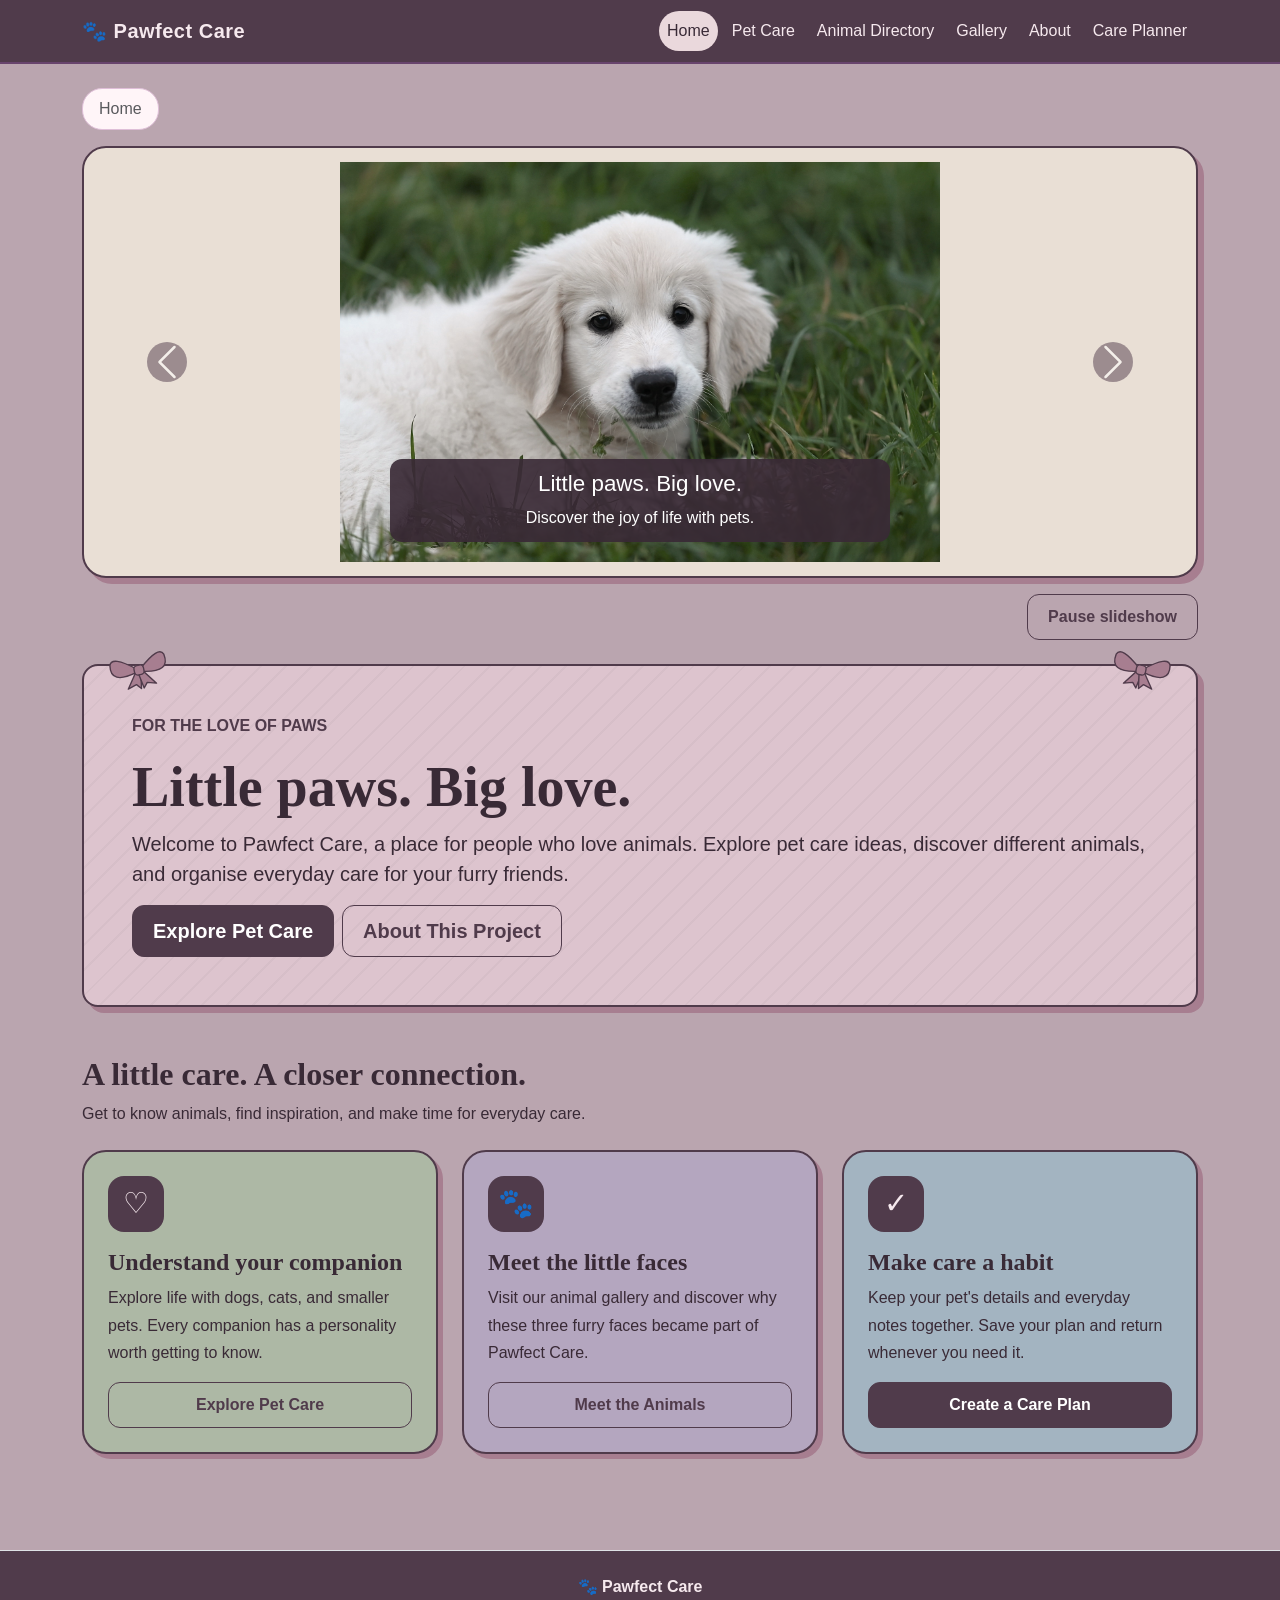
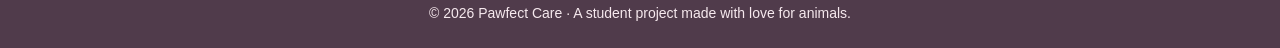
<file: index.html>
<!doctype html>
<html lang="en">
<head>
  <meta charset="UTF-8">
  <meta name="viewport" content="width=device-width, initial-scale=1">

  <title>Pawfect Care | Home</title>

  <!-- Bootstrap styles -->
  <link
    href="https://cdn.jsdelivr.net/npm/bootstrap@5.3.8/dist/css/bootstrap.min.css"
    rel="stylesheet"
  >

  <!-- Our own styles -->
  <link rel="stylesheet" href="style.css">
</head>

<body>
  <!-- Navigation -->
  <header>
    <nav class="navbar navbar-expand-lg navbar-dark bg-success">
      <div class="container">
        <a class="navbar-brand fw-bold" href="index.html">
          🐾 Pawfect Care
        </a>

        <button
          class="navbar-toggler"
          type="button"
          data-bs-toggle="collapse"
          data-bs-target="#mainMenu"
          aria-controls="mainMenu"
          aria-expanded="false"
          aria-label="Toggle navigation"
        >
          <span class="navbar-toggler-icon"></span>
        </button>

        <div class="collapse navbar-collapse" id="mainMenu">
          <ul class="navbar-nav ms-auto">
            <li class="nav-item">
              <a class="nav-link active" aria-current="page"
                 href="index.html">Home</a>
            </li>
            <li class="nav-item">
              <a class="nav-link" href="pet-care.html">Pet Care</a>
            </li>
            <li class="nav-item">
              <a class="nav-link" href="animal-directory.html">
                Animal Directory
              </a>
            </li>
            <li class="nav-item">
              <a class="nav-link" href="gallery.html">Gallery</a>
            </li>
            <li class="nav-item">
              <a class="nav-link" href="about.html">About</a>
            </li>
            <li class="nav-item">
              <a class="nav-link" href="care-planner.html">Care Planner</a>
            </li>
          </ul>
        </div>
      </div>
    </nav>
  </header>

  <main class="container py-4">
    <!-- Breadcrumb navigation -->
    <nav aria-label="breadcrumb">
      <ol class="breadcrumb">
        <li class="breadcrumb-item active" aria-current="page">
          Home
        </li>
      </ol>
    </nav>

<div id="petCarousel" class="carousel slide"
     data-bs-ride="carousel" data-bs-interval="2500">

  <div class="carousel-inner">

    <!-- First slide: dog -->
    <div class="carousel-item active">
      <img src="images/dog.jpg" alt="A dog" class="d-block w-100">

      <div class="carousel-caption">
        <h2>Little paws. Big love.</h2>
        <p>Discover the joy of life with pets.</p>
      </div>
    </div>

    <!-- Second slide: cat -->
    <div class="carousel-item">
  <img src="images/cat.jpg" alt="A cat" class="d-block w-100">

  <div class="carousel-caption">
    <h2>Curious paws, happy homes.</h2>
    <p>Get to know our feline friends.</p>
  </div>
</div>

    <!-- Third slide: rabbit -->
   <div class="carousel-item">
  <img src="images/rabbit.jpg" alt="A rabbit" class="d-block w-100">

  <div class="carousel-caption">
    <h2>Small pets, big personalities.</h2>
    <p>Meet our smaller furry companions.</p>
  </div>
</div>
</div>

  <!-- Previous arrow -->
  <button class="carousel-control-prev" type="button"
          data-bs-target="#petCarousel" data-bs-slide="prev">
    <span class="carousel-control-prev-icon" aria-hidden="true"></span>
    <span class="visually-hidden">Previous photo</span>
  </button>

  <!-- Next arrow -->
  <button class="carousel-control-next" type="button"
          data-bs-target="#petCarousel" data-bs-slide="next">
    <span class="carousel-control-next-icon" aria-hidden="true"></span>
    <span class="visually-hidden">Next photo</span>
  </button>

</div>
<div class="d-flex justify-content-end mt-3">
  <button id="carouselToggle" type="button"
          class="btn btn-outline-success"
          aria-controls="petCarousel">
    Pause slideshow
  </button>
</div>
    <!-- Welcome section -->
    <section class="welcome-section rounded-4 p-4 p-md-5 my-4">
      <p class="text-success fw-bold">FOR THE LOVE OF PAWS</p>

      <h1 class="display-4 fw-bold">
        Little paws. Big love.
      </h1>

      <p class="lead">
        Welcome to Pawfect Care, a place for people who love animals.
        Explore pet care ideas, discover different animals, and
        organise everyday care for your furry friends.
      </p>

      <div class="d-flex flex-wrap gap-2">
        <a href="pet-care.html" class="btn btn-success btn-lg">
          Explore Pet Care
        </a>

        <a href="about.html" class="btn btn-outline-success btn-lg">
          About This Project
        </a>
      </div>
    </section>

  <section class="py-4" aria-labelledby="exploreHeading">
  <h2 id="exploreHeading">A little care. A closer connection.</h2>
  <p class="mb-4">
    Get to know animals, find inspiration, and make time for everyday care.
  </p>

  <div class="row g-4">

    <div class="col-12 col-lg-4">
      <article class="card explore-card h-100">
        <div class="card-body d-flex flex-column p-4">
          <span class="explore-icon" aria-hidden="true">♡</span>
          <h3 class="h4 mt-3">Understand your companion</h3>
          <p>
            Explore life with dogs, cats, and smaller pets.
            Every companion has a personality worth getting to know.
          </p>
          <a href="pet-care.html"
             class="btn btn-outline-success mt-auto">
            Explore Pet Care
          </a>
        </div>
      </article>
    </div>

    <div class="col-12 col-lg-4">
      <article class="card explore-card h-100">
        <div class="card-body d-flex flex-column p-4">
          <span class="explore-icon" aria-hidden="true">🐾</span>
          <h3 class="h4 mt-3">Meet the little faces</h3>
          <p>
            Visit our animal gallery and discover why these
            three furry faces became part of Pawfect Care.
          </p>
          <a href="gallery.html"
             class="btn btn-outline-success mt-auto">
            Meet the Animals
          </a>
        </div>
      </article>
    </div>

    <div class="col-12 col-lg-4">
      <article class="card explore-card h-100">
        <div class="card-body d-flex flex-column p-4">
          <span class="explore-icon" aria-hidden="true">✓</span>
          <h3 class="h4 mt-3">Make care a habit</h3>
          <p>
            Keep your pet's details and everyday notes together.
            Save your plan and return whenever you need it.
          </p>
          <a href="care-planner.html"
             class="btn btn-success mt-auto">
            Create a Care Plan
          </a>
        </div>
      </article>
    </div>

  </div>
</section>
  </main>

  <footer class="border-top py-4 mt-5">
    <div class="container text-center">
      <p class="mb-1 fw-bold">🐾 Pawfect Care</p>
      <p class="text-body-secondary small mb-0">
        © 2026 Pawfect Care · A student project made with love for animals.
      </p>
    </div>
  </footer>

  <!-- Bootstrap makes the mobile menu work -->
  <script src="https://cdn.jsdelivr.net/npm/bootstrap@5.3.8/dist/js/bootstrap.bundle.min.js"></script>

  <script src="script.js"></script>
</body>
</html>
</file>
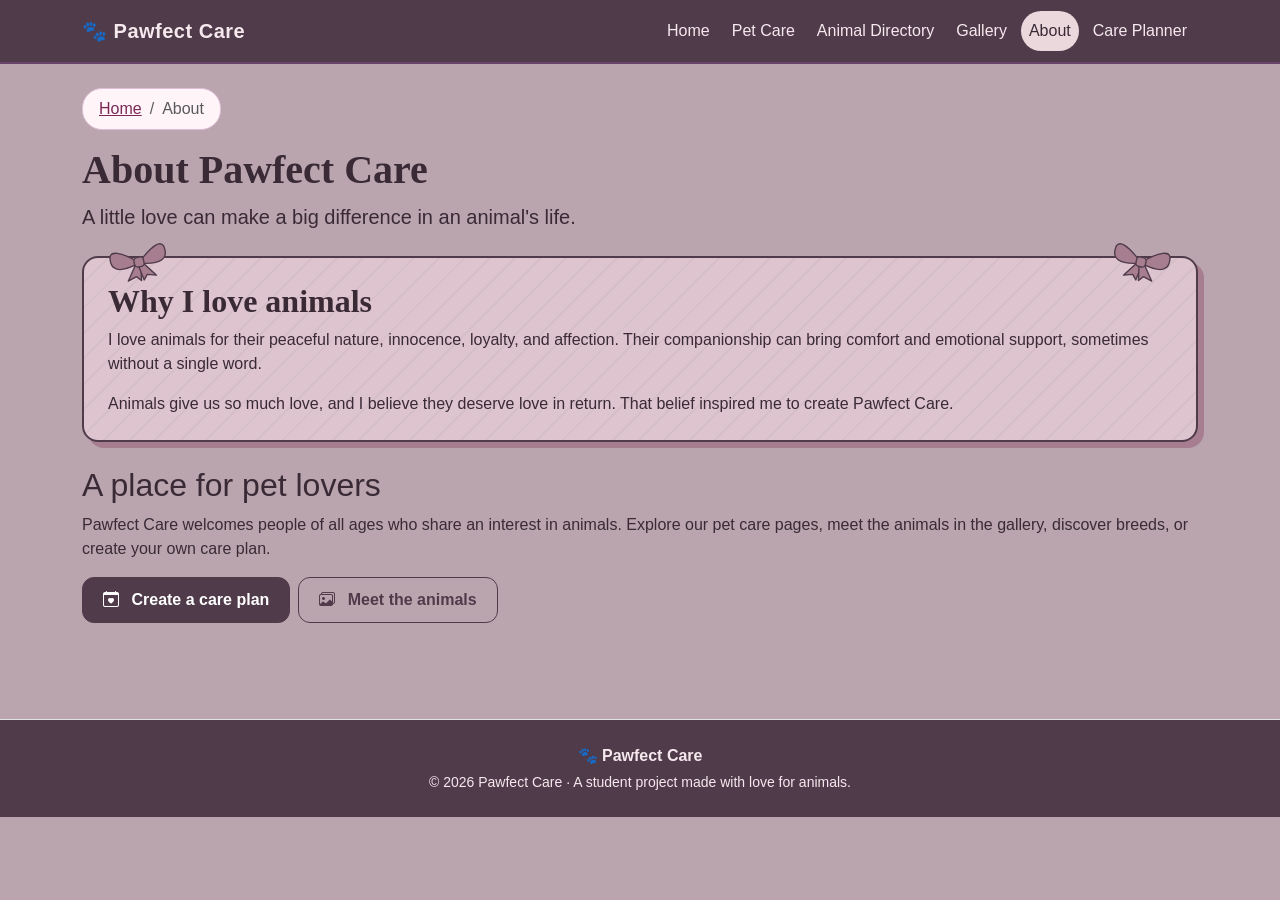
<file: about.html>
<!doctype html>
<html lang="en">
<head>
  <meta charset="UTF-8">
  <meta name="viewport" content="width=device-width, initial-scale=1">

<title>Pawfect Care | About</title>
  <!-- Bootstrap styles -->
  <link
    href="https://cdn.jsdelivr.net/npm/bootstrap@5.3.8/dist/css/bootstrap.min.css"
    rel="stylesheet"
  >

  <!-- Our own styles -->
  <link rel="stylesheet" href="style.css">
  <link rel="stylesheet"
      href="https://cdn.jsdelivr.net/npm/bootstrap-icons@1.13.1/font/bootstrap-icons.min.css">
</head>

<body>
  <!-- Navigation -->
  <header>
    <nav class="navbar navbar-expand-lg navbar-dark bg-success">
      <div class="container">
        <a class="navbar-brand fw-bold" href="index.html">
          🐾 Pawfect Care
        </a>

        <button
          class="navbar-toggler"
          type="button"
          data-bs-toggle="collapse"
          data-bs-target="#mainMenu"
          aria-controls="mainMenu"
          aria-expanded="false"
          aria-label="Toggle navigation"
        >
          <span class="navbar-toggler-icon"></span>
        </button>

        <div class="collapse navbar-collapse" id="mainMenu">
          <ul class="navbar-nav ms-auto">
            <li class="nav-item">
            <a class="nav-link" href="index.html">Home</a>
            </li>
            <li class="nav-item">
              <a class="nav-link" href="pet-care.html">Pet Care</a>
            </li>
            <li class="nav-item">
              <a class="nav-link" href="animal-directory.html">
                Animal Directory
              </a>
            </li>
            <li class="nav-item">
              <a class="nav-link" href="gallery.html">Gallery</a>
            </li>
            <li class="nav-item">
<a class="nav-link active" aria-current="page"
   href="about.html">About</a>        
      </li>
            <li class="nav-item">
              <a class="nav-link" href="care-planner.html">Care Planner</a>
            </li>
          </ul>
        </div>
      </div>
    </nav>
  </header>

<main class="container py-4">
  <nav aria-label="Breadcrumb">
    <ol class="breadcrumb">
      <li class="breadcrumb-item">
        <a href="index.html">Home</a>
      </li>
      <li class="breadcrumb-item active" aria-current="page">
        About
      </li>
    </ol>
  </nav>

  <h1>About Pawfect Care</h1>
  <p class="lead">
    A little love can make a big difference in an animal's life.
  </p>

  <section class="welcome-section rounded-4 p-4 my-4">
    <h2>Why I love animals</h2>
    <p>
      I love animals for their peaceful nature, innocence, loyalty,
      and affection. Their companionship can bring comfort and
      emotional support, sometimes without a single word.
    </p>
    <p class="mb-0">
      Animals give us so much love, and I believe they deserve
      love in return. That belief inspired me to create Pawfect Care.
    </p>
  </section>

  <section class="my-4">
    <h2>A place for pet lovers</h2>
    <p>
      Pawfect Care welcomes people of all ages who share an interest
      in animals. Explore our pet care pages, meet the animals in
      the gallery, discover breeds, or create your own care plan.
    </p>
 <div class="d-flex flex-wrap gap-2">
  <a href="care-planner.html" class="btn btn-success">
    <i class="bi bi-calendar-heart me-2" aria-hidden="true"></i>
    Create a care plan
  </a>

  <a href="gallery.html" class="btn btn-outline-success">
    <i class="bi bi-images me-2" aria-hidden="true"></i>
    Meet the animals
  </a>
</div>
  </section>
</main>
  <footer class="border-top py-4 mt-5">
    <div class="container text-center">
      <p class="mb-1 fw-bold">🐾 Pawfect Care</p>
      <p class="text-body-secondary small mb-0">
        © 2026 Pawfect Care · A student project made with love for animals.
      </p>
    </div>
  </footer>

  <!-- Bootstrap makes the mobile menu work -->
  <script src="https://cdn.jsdelivr.net/npm/bootstrap@5.3.8/dist/js/bootstrap.bundle.min.js"></script>

  <script src="script.js"></script>
</body>
</html>
</file>
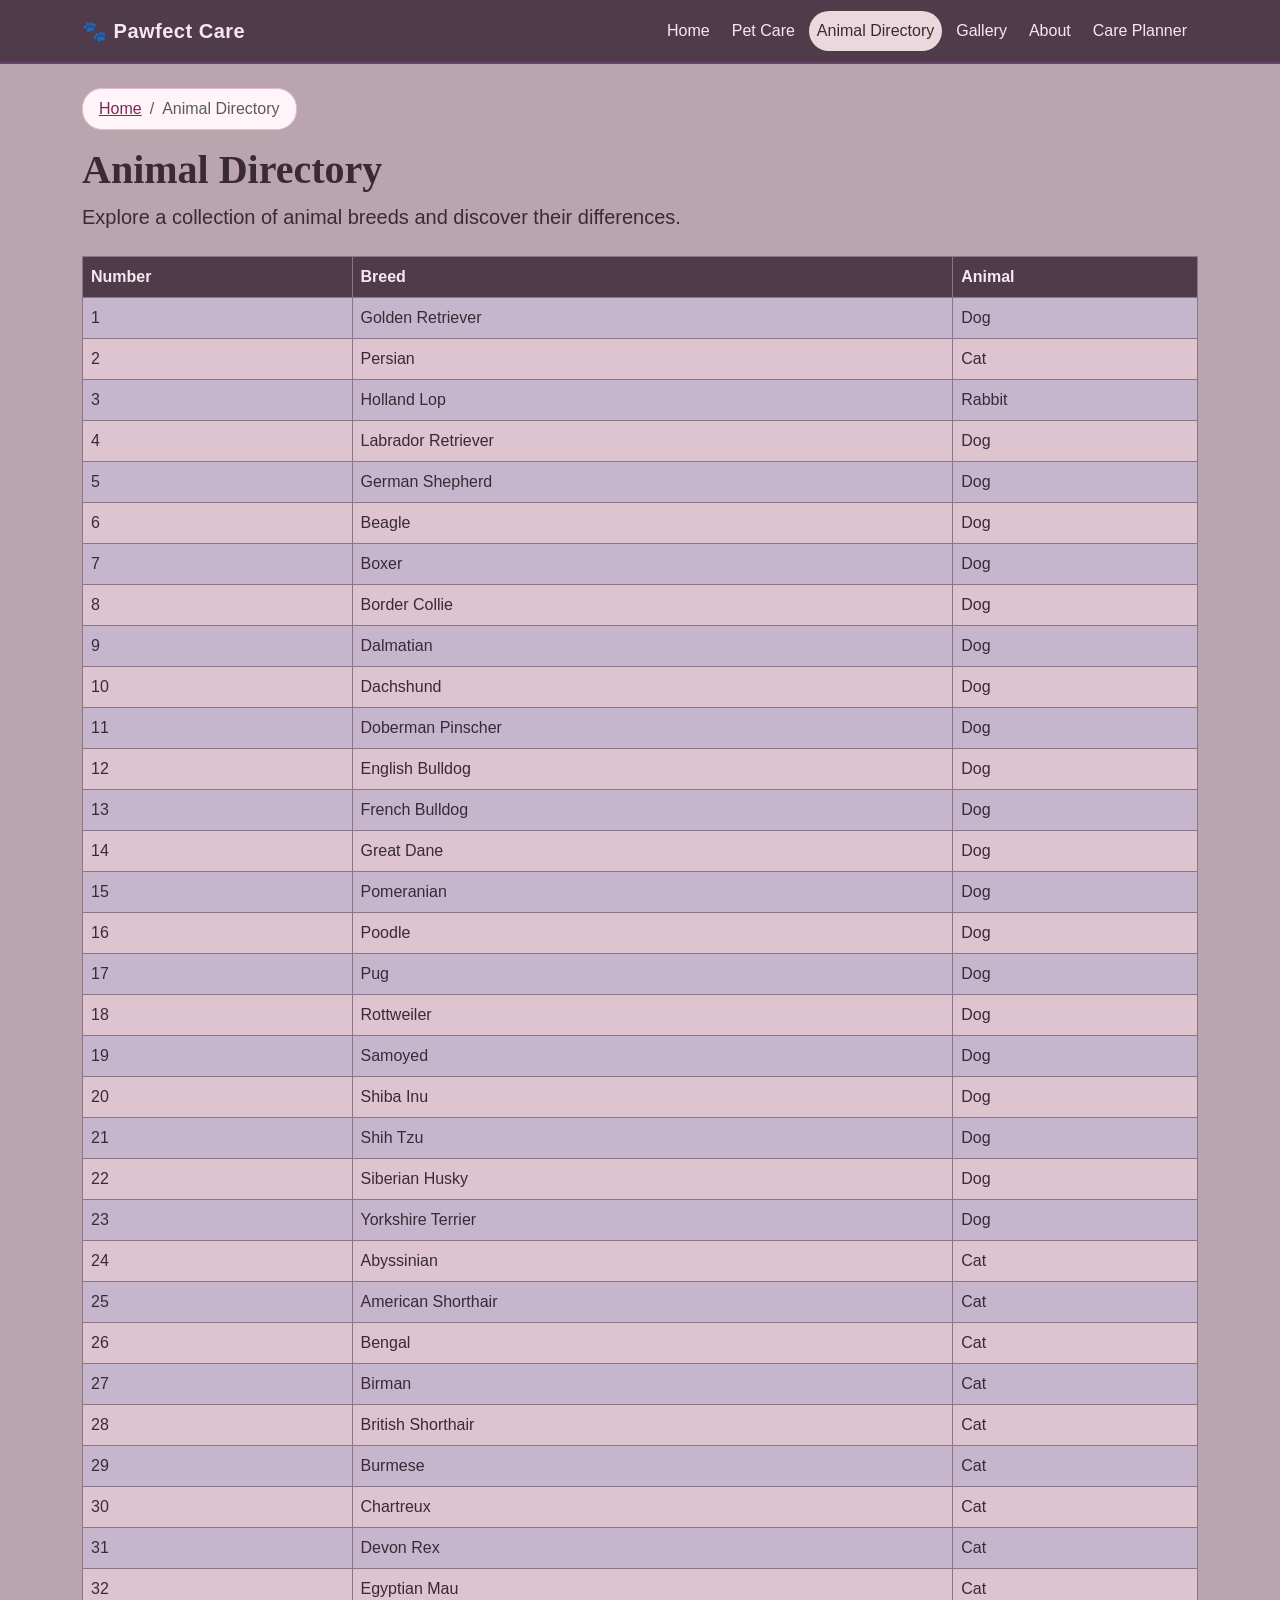
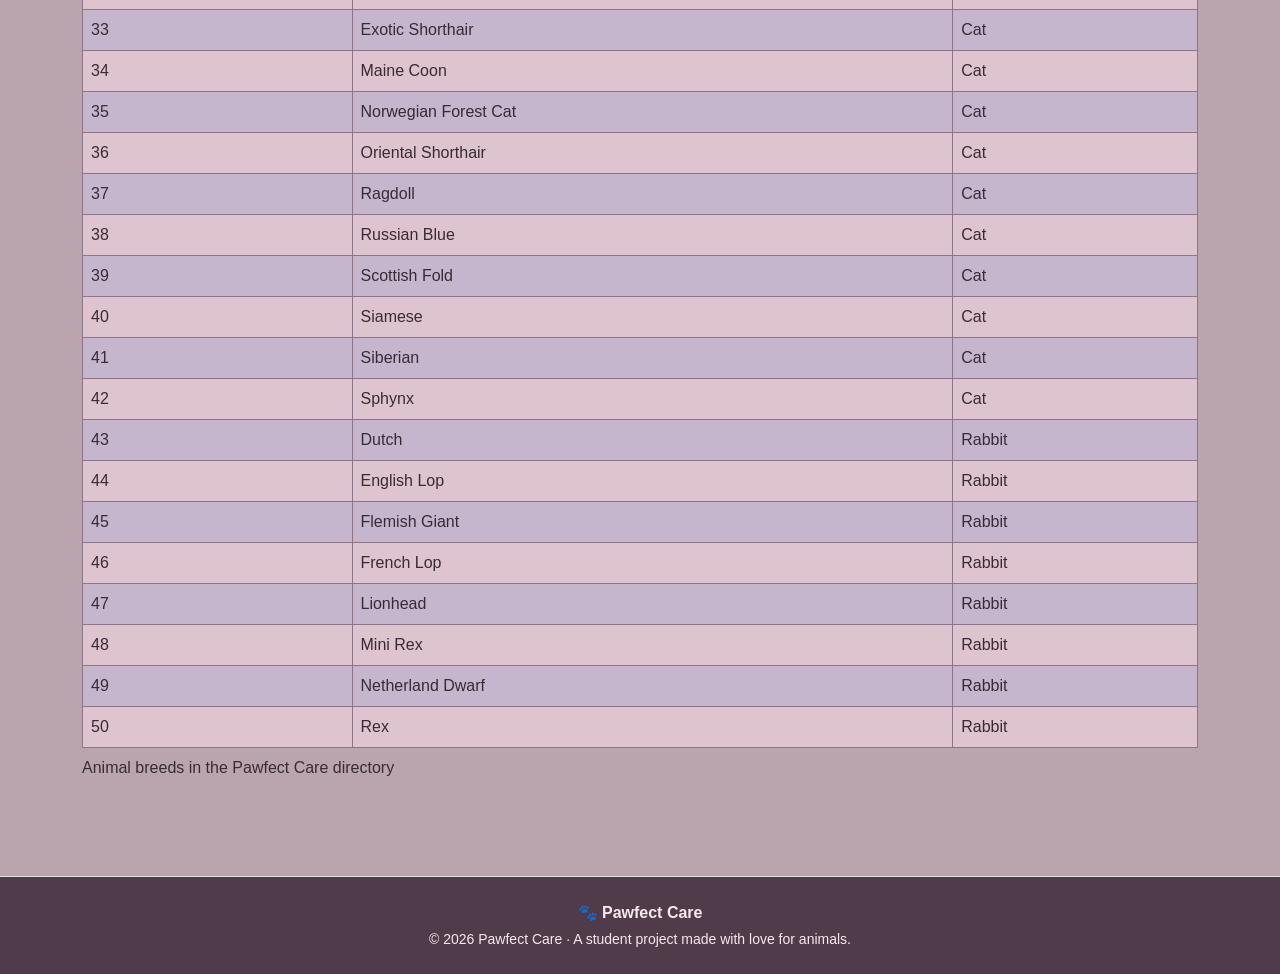
<file: animal-directory.html>
<!doctype html>
<html lang="en">
<head>
  <meta charset="UTF-8">
  <meta name="viewport" content="width=device-width, initial-scale=1">

<title>Pawfect Care | Animal Directory</title>
  <!-- Bootstrap styles -->
  <link
    href="https://cdn.jsdelivr.net/npm/bootstrap@5.3.8/dist/css/bootstrap.min.css"
    rel="stylesheet"
  >

  <!-- Our own styles -->
  <link rel="stylesheet"
      href="https://cdn.datatables.net/2.3.4/css/dataTables.bootstrap5.min.css">
  <link rel="stylesheet" href="style.css">
</head>

<body>
  <!-- Navigation -->
  <header>
    <nav class="navbar navbar-expand-lg navbar-dark bg-success">
      <div class="container">
        <a class="navbar-brand fw-bold" href="index.html">
          🐾 Pawfect Care
        </a>

        <button
          class="navbar-toggler"
          type="button"
          data-bs-toggle="collapse"
          data-bs-target="#mainMenu"
          aria-controls="mainMenu"
          aria-expanded="false"
          aria-label="Toggle navigation"
        >
          <span class="navbar-toggler-icon"></span>
        </button>

        <div class="collapse navbar-collapse" id="mainMenu">
          <ul class="navbar-nav ms-auto">
            <li class="nav-item">
              <a class="nav-link" href="index.html">Home</a>
            </li>
            <li class="nav-item">
              <a class="nav-link" href="pet-care.html">Pet Care</a>
            </li>
            <li class="nav-item">
             <a class="nav-link active" aria-current="page"
                href="animal-directory.html">
                Animal Directory
                 </a>
            </li>
            <li class="nav-item">
              <a class="nav-link" href="gallery.html">Gallery</a>
            </li>
            <li class="nav-item">
              <a class="nav-link" href="about.html">About</a>
            </li>
            <li class="nav-item">
              <a class="nav-link" href="care-planner.html">Care Planner</a>
            </li>
          </ul>
        </div>
      </div>
    </nav>
  </header>

<main class="container py-4">
  <nav aria-label="Breadcrumb">
    <ol class="breadcrumb">
      <li class="breadcrumb-item">
        <a href="index.html">Home</a>
      </li>
      <li class="breadcrumb-item active" aria-current="page">
        Animal Directory
      </li>
    </ol>
  </nav>

  <h1>Animal Directory</h1>
  <p class="lead">
    Explore a collection of animal breeds and discover their differences.
  </p>
<div class="table-responsive mt-4">
  <table id="animalTable" class="table table-striped table-bordered">
    <caption>Animal breeds in the Pawfect Care directory</caption>

    <thead>
      <tr>
        <th scope="col">Number</th>
        <th scope="col">Breed</th>
        <th scope="col">Animal</th>
      </tr>
    </thead>

    <tbody>
      <tr>
        <td>1</td>
        <td>Golden Retriever</td>
        <td>Dog</td>
      </tr>
      <tr>
        <td>2</td>
        <td>Persian</td>
        <td>Cat</td>
      </tr>
      <tr>
        <td>3</td>
        <td>Holland Lop</td>
        <td>Rabbit</td>
      </tr>
    <tr><td>4</td><td>Labrador Retriever</td><td>Dog</td></tr>
<tr><td>5</td><td>German Shepherd</td><td>Dog</td></tr>
<tr><td>6</td><td>Beagle</td><td>Dog</td></tr>
<tr><td>7</td><td>Boxer</td><td>Dog</td></tr>
<tr><td>8</td><td>Border Collie</td><td>Dog</td></tr>
<tr><td>9</td><td>Dalmatian</td><td>Dog</td></tr>
<tr><td>10</td><td>Dachshund</td><td>Dog</td></tr>
<tr><td>11</td><td>Doberman Pinscher</td><td>Dog</td></tr>
<tr><td>12</td><td>English Bulldog</td><td>Dog</td></tr>
<tr><td>13</td><td>French Bulldog</td><td>Dog</td></tr>
<tr><td>14</td><td>Great Dane</td><td>Dog</td></tr>
<tr><td>15</td><td>Pomeranian</td><td>Dog</td></tr>
<tr><td>16</td><td>Poodle</td><td>Dog</td></tr>
<tr><td>17</td><td>Pug</td><td>Dog</td></tr>
<tr><td>18</td><td>Rottweiler</td><td>Dog</td></tr>
<tr><td>19</td><td>Samoyed</td><td>Dog</td></tr>
<tr><td>20</td><td>Shiba Inu</td><td>Dog</td></tr>
<tr><td>21</td><td>Shih Tzu</td><td>Dog</td></tr>
<tr><td>22</td><td>Siberian Husky</td><td>Dog</td></tr>
<tr><td>23</td><td>Yorkshire Terrier</td><td>Dog</td></tr>
<tr><td>24</td><td>Abyssinian</td><td>Cat</td></tr>
<tr><td>25</td><td>American Shorthair</td><td>Cat</td></tr>
<tr><td>26</td><td>Bengal</td><td>Cat</td></tr>
<tr><td>27</td><td>Birman</td><td>Cat</td></tr>
<tr><td>28</td><td>British Shorthair</td><td>Cat</td></tr>
<tr><td>29</td><td>Burmese</td><td>Cat</td></tr>
<tr><td>30</td><td>Chartreux</td><td>Cat</td></tr>
<tr><td>31</td><td>Devon Rex</td><td>Cat</td></tr>
<tr><td>32</td><td>Egyptian Mau</td><td>Cat</td></tr>
<tr><td>33</td><td>Exotic Shorthair</td><td>Cat</td></tr>
<tr><td>34</td><td>Maine Coon</td><td>Cat</td></tr>
<tr><td>35</td><td>Norwegian Forest Cat</td><td>Cat</td></tr>
<tr><td>36</td><td>Oriental Shorthair</td><td>Cat</td></tr>
<tr><td>37</td><td>Ragdoll</td><td>Cat</td></tr>
<tr><td>38</td><td>Russian Blue</td><td>Cat</td></tr>
<tr><td>39</td><td>Scottish Fold</td><td>Cat</td></tr>
<tr><td>40</td><td>Siamese</td><td>Cat</td></tr>
<tr><td>41</td><td>Siberian</td><td>Cat</td></tr>
<tr><td>42</td><td>Sphynx</td><td>Cat</td></tr>
<tr><td>43</td><td>Dutch</td><td>Rabbit</td></tr>
<tr><td>44</td><td>English Lop</td><td>Rabbit</td></tr>
<tr><td>45</td><td>Flemish Giant</td><td>Rabbit</td></tr>
<tr><td>46</td><td>French Lop</td><td>Rabbit</td></tr>
<tr><td>47</td><td>Lionhead</td><td>Rabbit</td></tr>
<tr><td>48</td><td>Mini Rex</td><td>Rabbit</td></tr>
<tr><td>49</td><td>Netherland Dwarf</td><td>Rabbit</td></tr>
<tr><td>50</td><td>Rex</td><td>Rabbit</td></tr>
</tbody>
  </table>
</div>
</main>
  <footer class="border-top py-4 mt-5">
    <div class="container text-center">
      <p class="mb-1 fw-bold">🐾 Pawfect Care</p>
      <p class="text-body-secondary small mb-0">
        © 2026 Pawfect Care · A student project made with love for animals.
      </p>
    </div>
  </footer>

  <!-- Bootstrap makes the mobile menu work -->
  <script src="https://cdn.jsdelivr.net/npm/bootstrap@5.3.8/dist/js/bootstrap.bundle.min.js"></script>
<script src="https://code.jquery.com/jquery-3.7.1.min.js"></script>
<script src="https://cdn.datatables.net/2.3.4/js/dataTables.min.js"></script>
<script src="https://cdn.datatables.net/2.3.4/js/dataTables.bootstrap5.min.js"></script>

<script>
  new DataTable("#animalTable");
</script>
  <script src="script.js"></script>
</body>
</html>
</file>
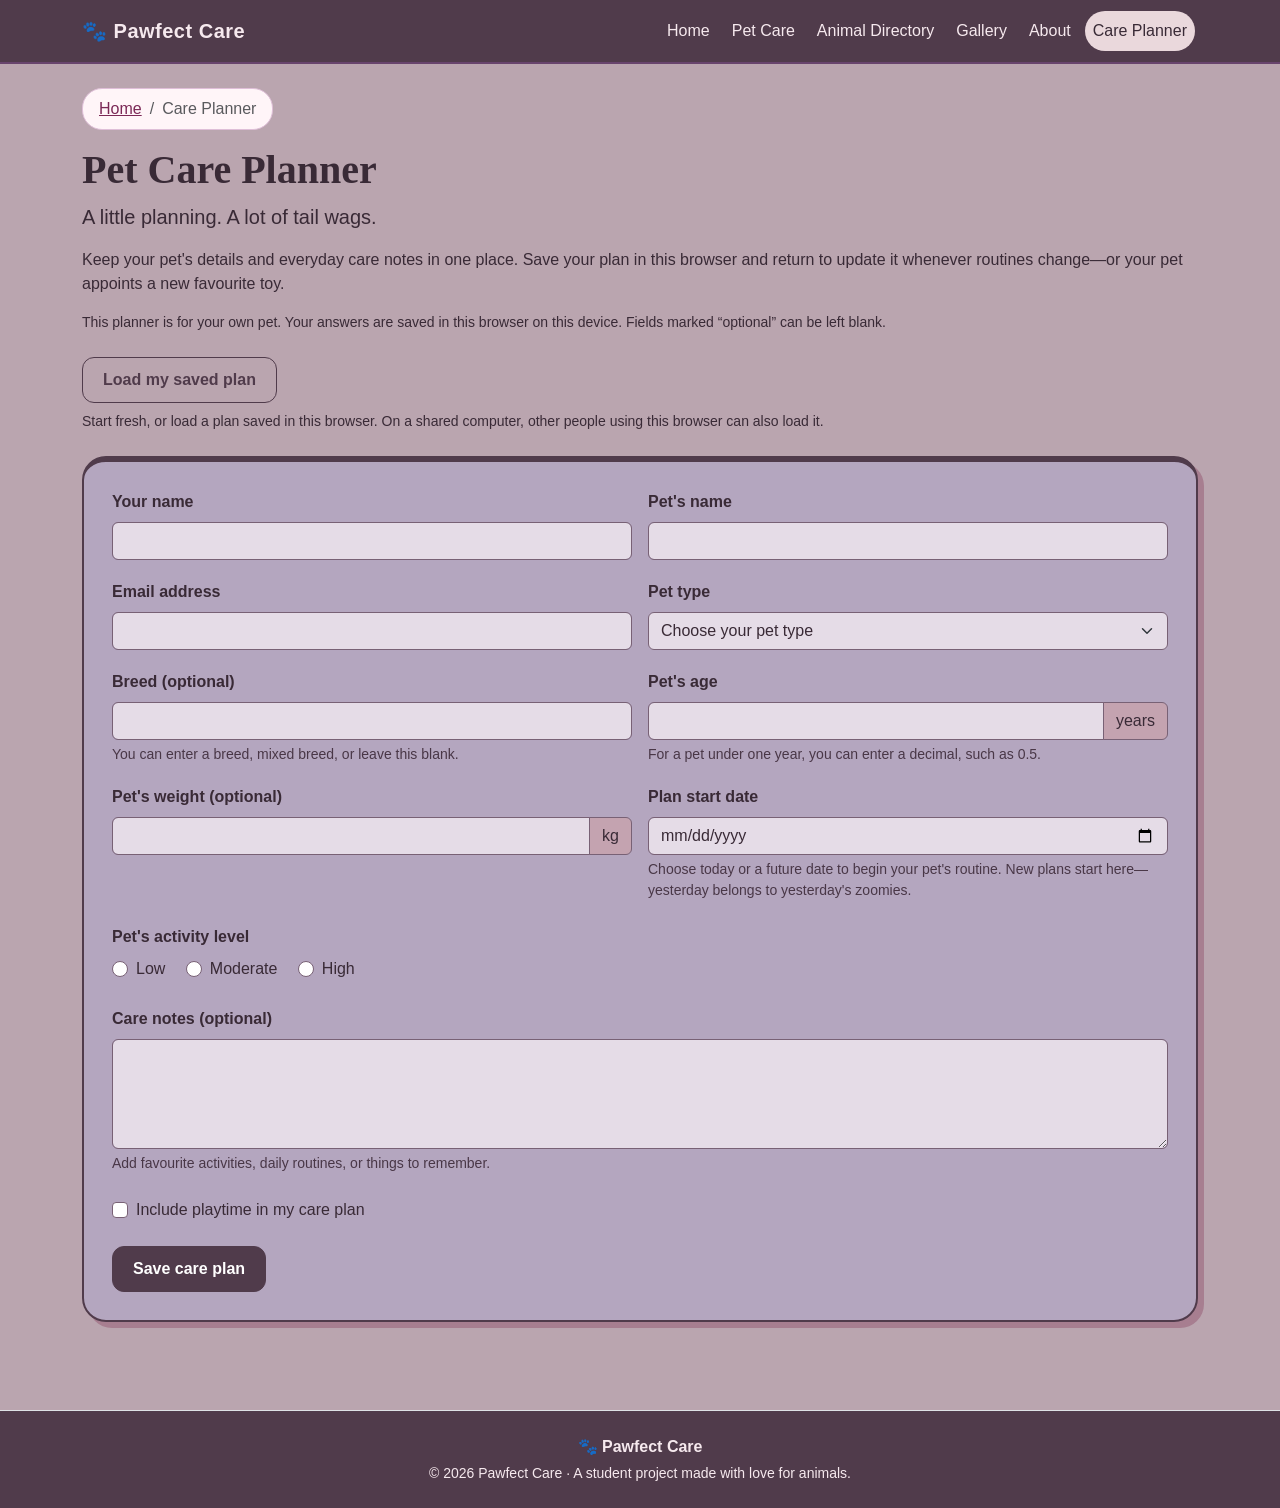
<file: care-planner.html>
<!doctype html>
<html lang="en">
<head>
  <meta charset="UTF-8">
  <meta name="viewport" content="width=device-width, initial-scale=1">

<title>Pawfect Care | Care Planner</title>
  <!-- Bootstrap styles -->
  <link
    href="https://cdn.jsdelivr.net/npm/bootstrap@5.3.8/dist/css/bootstrap.min.css"
    rel="stylesheet"
  >

  <!-- Our own styles -->
  <link rel="stylesheet" href="style.css">
</head>

<body>
  <!-- Navigation -->
  <header>
    <nav class="navbar navbar-expand-lg navbar-dark bg-success">
      <div class="container">
        <a class="navbar-brand fw-bold" href="index.html">
          🐾 Pawfect Care
        </a>

        <button
          class="navbar-toggler"
          type="button"
          data-bs-toggle="collapse"
          data-bs-target="#mainMenu"
          aria-controls="mainMenu"
          aria-expanded="false"
          aria-label="Toggle navigation"
        >
          <span class="navbar-toggler-icon"></span>
        </button>

        <div class="collapse navbar-collapse" id="mainMenu">
          <ul class="navbar-nav ms-auto">
            <li class="nav-item">
             <a class="nav-link" href="index.html">Home</a>
            </li>
            <li class="nav-item">
              <a class="nav-link" href="pet-care.html">Pet Care</a>
            </li>
            <li class="nav-item">
              <a class="nav-link" href="animal-directory.html">
                Animal Directory
              </a>
            </li>
            <li class="nav-item">
              <a class="nav-link" href="gallery.html">Gallery</a>
            </li>
            <li class="nav-item">
              <a class="nav-link" href="about.html">About</a>
            </li>
            <li class="nav-item">
<a class="nav-link active" aria-current="page"
   href="care-planner.html">Care Planner</a>           
   </li>
          </ul>
        </div>
      </div>
    </nav>
  </header>

<main class="container py-4">
  <nav aria-label="Breadcrumb">
    <ol class="breadcrumb">
      <li class="breadcrumb-item">
        <a href="index.html">Home</a>
      </li>
      <li class="breadcrumb-item active" aria-current="page">
        Care Planner
      </li>
    </ol>
  </nav>

  <h1>Pet Care Planner</h1>
  <p class="lead">
  A little planning. A lot of tail wags.
</p>
<p>
  Keep your pet's details and everyday care notes in one place.
  Save your plan in this browser and return to update it whenever
  routines change—or your pet appoints a new favourite toy.
</p>
<p class="small">
  This planner is for your own pet. Your answers are saved in
  this browser on this device. Fields marked “optional” can be
  left blank.
</p>
<div class="mt-4">
  <button type="button" id="loadPlanButton"
          class="btn btn-outline-success"
          aria-describedby="savedPlanHelp">
    Load my saved plan
  </button>

  <p id="savedPlanHelp" class="small mt-2">
    Start fresh, or load a plan saved in this browser.
    On a shared computer, other people using this browser
    can also load it.
  </p>
</div>
<form id="careForm" class="mt-4">
  <div class="row g-3">

    <div class="col-12 col-md-6">
      <label for="ownerName" class="form-label">Your name</label>
      <input type="text" id="ownerName" name="ownerName"
             class="form-control" required>
    </div>

    <div class="col-12 col-md-6">
      <label for="petName" class="form-label">Pet's name</label>
      <input type="text" id="petName" name="petName"
             class="form-control" required>
    </div>

  </div>
<div class="row g-3 mt-1">

  <div class="col-12 col-md-6">
    <label for="ownerEmail" class="form-label">Email address</label>
    <input type="email" id="ownerEmail" name="ownerEmail"
           class="form-control" autocomplete="email" required>
  </div>

  <div class="col-12 col-md-6">
    <label for="petType" class="form-label">Pet type</label>
    <select id="petType" name="petType" class="form-select" required>
      <option value="">Choose your pet type</option>
      <option value="dog">Dog</option>
      <option value="cat">Cat</option>
      <option value="rabbit">Rabbit</option>
      <option value="guinea-pig">Guinea pig</option>
      <option value="hamster">Hamster</option>
      <option value="other">Other</option>
    </select>
  </div>

</div>
<div class="row g-3 mt-1">

  <div class="col-12 col-md-6">
    <label for="petBreed" class="form-label">Breed (optional)</label>
    <input type="text" id="petBreed" name="petBreed"
           class="form-control"
           aria-describedby="breedHelp">
    <div id="breedHelp" class="form-text">
      You can enter a breed, mixed breed, or leave this blank.
    </div>
  </div>

  <div class="col-12 col-md-6">
    <label for="petAge" class="form-label">Pet's age</label>
    <div class="input-group">
      <input type="number" id="petAge" name="petAge"
             class="form-control" min="0" step="0.1"
             aria-describedby="ageUnit ageHelp" required>
      <span class="input-group-text" id="ageUnit">years</span>
    </div>
    <div id="ageHelp" class="form-text">
      For a pet under one year, you can enter a decimal, such as 0.5.
    </div>
  </div>

</div>
<div class="row g-3 mt-1">

  <div class="col-12 col-md-6">
    <label for="petWeight" class="form-label">
      Pet's weight (optional)
    </label>
    <div class="input-group">
      <input type="number" id="petWeight" name="petWeight"
             class="form-control" min="0.01" step="0.01"
             aria-describedby="weightUnit">
      <span class="input-group-text" id="weightUnit">kg</span>
    </div>
  </div>

  <div class="col-12 col-md-6">
    <label for="planStart" class="form-label">Plan start date</label>
   <input type="date" id="planStart" name="planStart"
       class="form-control" aria-describedby="dateHelp" required>

<div id="dateHelp" class="form-text">
  Choose today or a future date to begin your pet's routine.
  New plans start here—yesterday belongs to yesterday's zoomies.
</div>
  </div>

</div>
<fieldset class="mt-4">
  <legend class="fs-6">Pet's activity level</legend>

  <div class="form-check form-check-inline">
    <input class="form-check-input" type="radio"
           name="activityLevel" id="activityLow" value="low" required>
    <label class="form-check-label" for="activityLow">Low</label>
  </div>

  <div class="form-check form-check-inline">
    <input class="form-check-input" type="radio"
           name="activityLevel" id="activityModerate" value="moderate">
    <label class="form-check-label" for="activityModerate">
      Moderate
    </label>
  </div>

  <div class="form-check form-check-inline">
    <input class="form-check-input" type="radio"
           name="activityLevel" id="activityHigh" value="high">
    <label class="form-check-label" for="activityHigh">High</label>
  </div>
</fieldset>
<div class="mt-4">
  <label for="careNotes" class="form-label">Care notes (optional)</label>
  <textarea id="careNotes" name="careNotes"
            class="form-control" rows="4"
            aria-describedby="notesHelp"></textarea>
  <div id="notesHelp" class="form-text">
    Add favourite activities, daily routines, or things to remember.
  </div>
</div>
<div class="form-check mt-4">
  <input type="checkbox" id="includePlaytime" name="includePlaytime"
         value="yes" class="form-check-input">
  <label for="includePlaytime" class="form-check-label">
    Include playtime in my care plan
  </label>
</div>
<div class="mt-4">
  <button type="submit" class="btn btn-success">
    Save care plan
  </button>
</div>
</form>
<p id="saveMessage" class="mt-3" role="status"></p>
</main>
  <footer class="border-top py-4 mt-5">
    <div class="container text-center">
      <p class="mb-1 fw-bold">🐾 Pawfect Care</p>
      <p class="text-body-secondary small mb-0">
        © 2026 Pawfect Care · A student project made with love for animals.
      </p>
    </div>
  </footer>

  <!-- Bootstrap makes the mobile menu work -->
  <script src="https://cdn.jsdelivr.net/npm/bootstrap@5.3.8/dist/js/bootstrap.bundle.min.js"></script>

  <script src="script.js"></script>
</body>
</html>
</file>
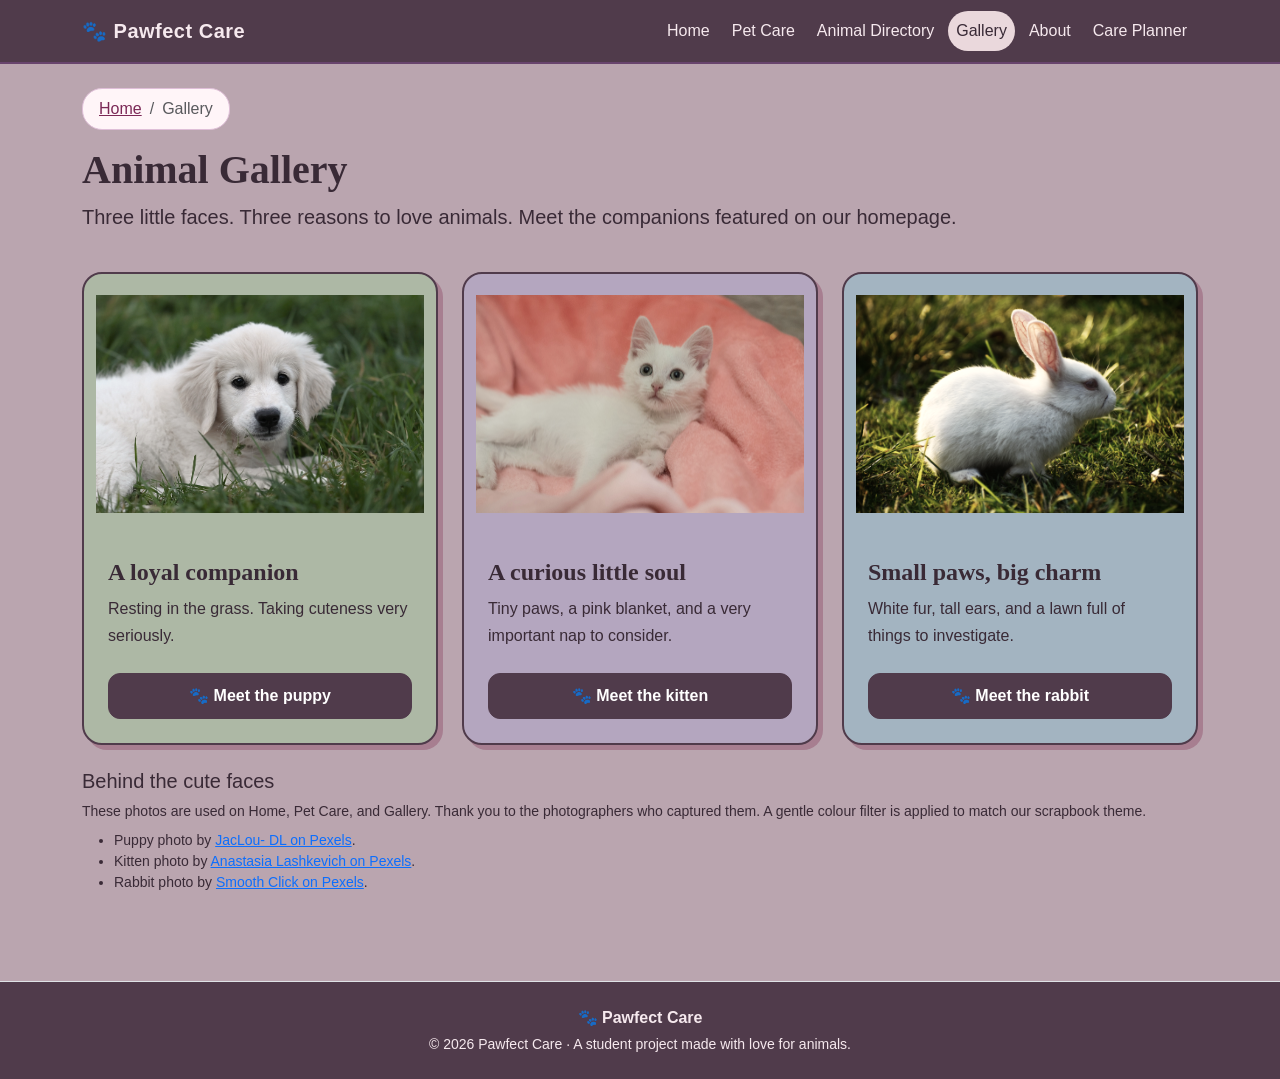
<file: gallery.html>
<!doctype html>
<html lang="en">
<head>
  <meta charset="UTF-8">
  <meta name="viewport" content="width=device-width, initial-scale=1">

 <title>Pawfect Care | Gallery</title>

  <!-- Bootstrap styles -->
  <link
    href="https://cdn.jsdelivr.net/npm/bootstrap@5.3.8/dist/css/bootstrap.min.css"
    rel="stylesheet"
  >

  <!-- Our own styles -->
  <link rel="stylesheet" href="style.css">
</head>

<body>
  <!-- Navigation -->
  <header>
    <nav class="navbar navbar-expand-lg navbar-dark bg-success">
      <div class="container">
        <a class="navbar-brand fw-bold" href="index.html">
          🐾 Pawfect Care
        </a>

        <button
          class="navbar-toggler"
          type="button"
          data-bs-toggle="collapse"
          data-bs-target="#mainMenu"
          aria-controls="mainMenu"
          aria-expanded="false"
          aria-label="Toggle navigation"
        >
          <span class="navbar-toggler-icon"></span>
        </button>

        <div class="collapse navbar-collapse" id="mainMenu">
          <ul class="navbar-nav ms-auto">
            <li class="nav-item">
              <a class="nav-link" href="index.html">Home</a>
            </li>
            <li class="nav-item">
              <a class="nav-link" href="pet-care.html">Pet Care</a>
            </li>
            <li class="nav-item">
              <a class="nav-link" href="animal-directory.html">
                Animal Directory
              </a>
            </li>
            <li class="nav-item">
<a class="nav-link active" aria-current="page"
   href="gallery.html">Gallery</a>          
    </li>
            <li class="nav-item">
              <a class="nav-link" href="about.html">About</a>
            </li>
            <li class="nav-item">
              <a class="nav-link" href="care-planner.html">Care Planner</a>
            </li>
          </ul>
        </div>
      </div>
    </nav>
  </header>

<main class="container py-4">
  <nav aria-label="Breadcrumb">
    <ol class="breadcrumb">
      <li class="breadcrumb-item"><a href="index.html">Home</a></li>
      <li class="breadcrumb-item active" aria-current="page">Gallery</li>
    </ol>
  </nav>

  <h1>Animal Gallery</h1>
  <p class="lead">
    Three little faces. Three reasons to love animals.
    Meet the companions featured on our homepage.
  </p>

  <!-- Animal cards -->
  <div class="row g-4 mt-2">

    <div class="col-12 col-md-6 col-lg-4">
      <article class="card animal-card h-100">
        <img src="images/dog.jpg" class="card-img-top"
             alt="A cream-coloured golden retriever puppy resting on grass">
        <div class="card-body d-flex flex-column">
          <h2 class="card-title h4">A loyal companion</h2>
          <p class="card-text">
            Resting in the grass. Taking cuteness very seriously.
          </p>
          <button type="button" class="btn btn-success mt-auto"
                  data-bs-toggle="modal" data-bs-target="#puppyDetails">
            🐾 Meet the puppy
          </button>
        </div>
      </article>
    </div>

    <div class="col-12 col-md-6 col-lg-4">
      <article class="card animal-card h-100">
        <img src="images/cat.jpg" class="card-img-top"
             alt="A white kitten lying on a pink blanket">
        <div class="card-body d-flex flex-column">
          <h2 class="card-title h4">A curious little soul</h2>
          <p class="card-text">
            Tiny paws, a pink blanket, and a very important nap to consider.
          </p>
          <button type="button" class="btn btn-success mt-auto"
                  data-bs-toggle="modal" data-bs-target="#kittenDetails">
            🐾 Meet the kitten
          </button>
        </div>
      </article>
    </div>

    <div class="col-12 col-md-6 col-lg-4">
      <article class="card animal-card h-100">
        <img src="images/rabbit.jpg" class="card-img-top"
             alt="A white rabbit sitting on green grass">
        <div class="card-body d-flex flex-column">
          <h2 class="card-title h4">Small paws, big charm</h2>
          <p class="card-text">
            White fur, tall ears, and a lawn full of things to investigate.
          </p>
          <button type="button" class="btn btn-success mt-auto"
                  data-bs-toggle="modal" data-bs-target="#rabbitDetails">
            🐾 Meet the rabbit
          </button>
        </div>
      </article>
    </div>

  </div>

  <!-- Credits for photos used throughout Pawfect Care -->
  <section class="mt-4" aria-labelledby="photoCreditsTitle">
    <h2 id="photoCreditsTitle" class="h5">Behind the cute faces</h2>
    <p class="small mb-2">
      These photos are used on Home, Pet Care, and Gallery.
      Thank you to the photographers who captured them.
      A gentle colour filter is applied to match our scrapbook theme.
    </p>
    <ul class="small">
      <li>
        Puppy photo by
        <a href="https://www.pexels.com/photo/adorable-golden-retriever-puppy-on-lush-grass-35276154/">JacLou- DL on Pexels</a>.
      </li>
      <li>
        Kitten photo by
        <a href="https://www.pexels.com/photo/close-up-of-a-white-kitten-lying-on-a-pink-blanket-18848682/">Anastasia Lashkevich on Pexels</a>.
      </li>
      <li>
        Rabbit photo by
        <a href="https://www.pexels.com/photo/white-rabbit-on-green-grass-3828097/">Smooth Click on Pexels</a>.
      </li>
    </ul>
  </section>

  <!-- Puppy information box -->
  <div class="modal fade" id="puppyDetails" tabindex="-1"
       aria-labelledby="puppyTitle" aria-hidden="true">
    <div class="modal-dialog modal-dialog-centered">
      <div class="modal-content">
        <div class="modal-header">
          <h2 class="modal-title fs-5" id="puppyTitle">Meet the puppy</h2>
          <button type="button" class="btn-close"
                  data-bs-dismiss="modal" aria-label="Close"></button>
        </div>
        <div class="modal-body">
          <p>
            This golden retriever puppy is resting in the grass.
            Its pale coat and relaxed pose make it a lovely face for Pawfect Care.
          </p>
          <p class="mb-0">
            For me, the puppy represents the loyalty and companionship
            that make animals such a special part of our lives.
          </p>
        </div>
      </div>
    </div>
  </div>

  <!-- Kitten information box -->
  <div class="modal fade" id="kittenDetails" tabindex="-1"
       aria-labelledby="kittenTitle" aria-hidden="true">
    <div class="modal-dialog modal-dialog-centered">
      <div class="modal-content">
        <div class="modal-header">
          <h2 class="modal-title fs-5" id="kittenTitle">Meet the kitten</h2>
          <button type="button" class="btn-close"
                  data-bs-dismiss="modal" aria-label="Close"></button>
        </div>
        <div class="modal-body">
          <p>
            This white kitten is lying on a pink blanket, looking towards the camera.
            The soft setting fits our scrapbook theme, and those tiny paws
            certainly know how to steal the spotlight.
          </p>
          <p class="mb-0">
            I chose this photo to celebrate the quiet moments
            we share with animals, as well as their playful curiosity.
          </p>
        </div>
      </div>
    </div>
  </div>

  <!-- Rabbit information box -->
  <div class="modal fade" id="rabbitDetails" tabindex="-1"
       aria-labelledby="rabbitTitle" aria-hidden="true">
    <div class="modal-dialog modal-dialog-centered">
      <div class="modal-content">
        <div class="modal-header">
          <h2 class="modal-title fs-5" id="rabbitTitle">Meet the rabbit</h2>
          <button type="button" class="btn-close"
                  data-bs-dismiss="modal" aria-label="Close"></button>
        </div>
        <div class="modal-body">
          <p>
            This white rabbit is sitting on grass with its ears upright.
            Its outdoor portrait brings a little garden calm to the gallery.
          </p>
          <p class="mb-0">
            Including a rabbit celebrates smaller companions too.
            Every animal deserves kindness, attention, and love.
          </p>
        </div>
      </div>
    </div>
  </div>
</main>
  <footer class="border-top py-4 mt-5">
    <div class="container text-center">
      <p class="mb-1 fw-bold">🐾 Pawfect Care</p>
      <p class="text-body-secondary small mb-0">
        © 2026 Pawfect Care · A student project made with love for animals.
      </p>
    </div>
  </footer>

  <!-- Bootstrap makes the mobile menu work -->
  <script src="https://cdn.jsdelivr.net/npm/bootstrap@5.3.8/dist/js/bootstrap.bundle.min.js"></script>

  <script src="script.js"></script>
</body>
</html>
</file>
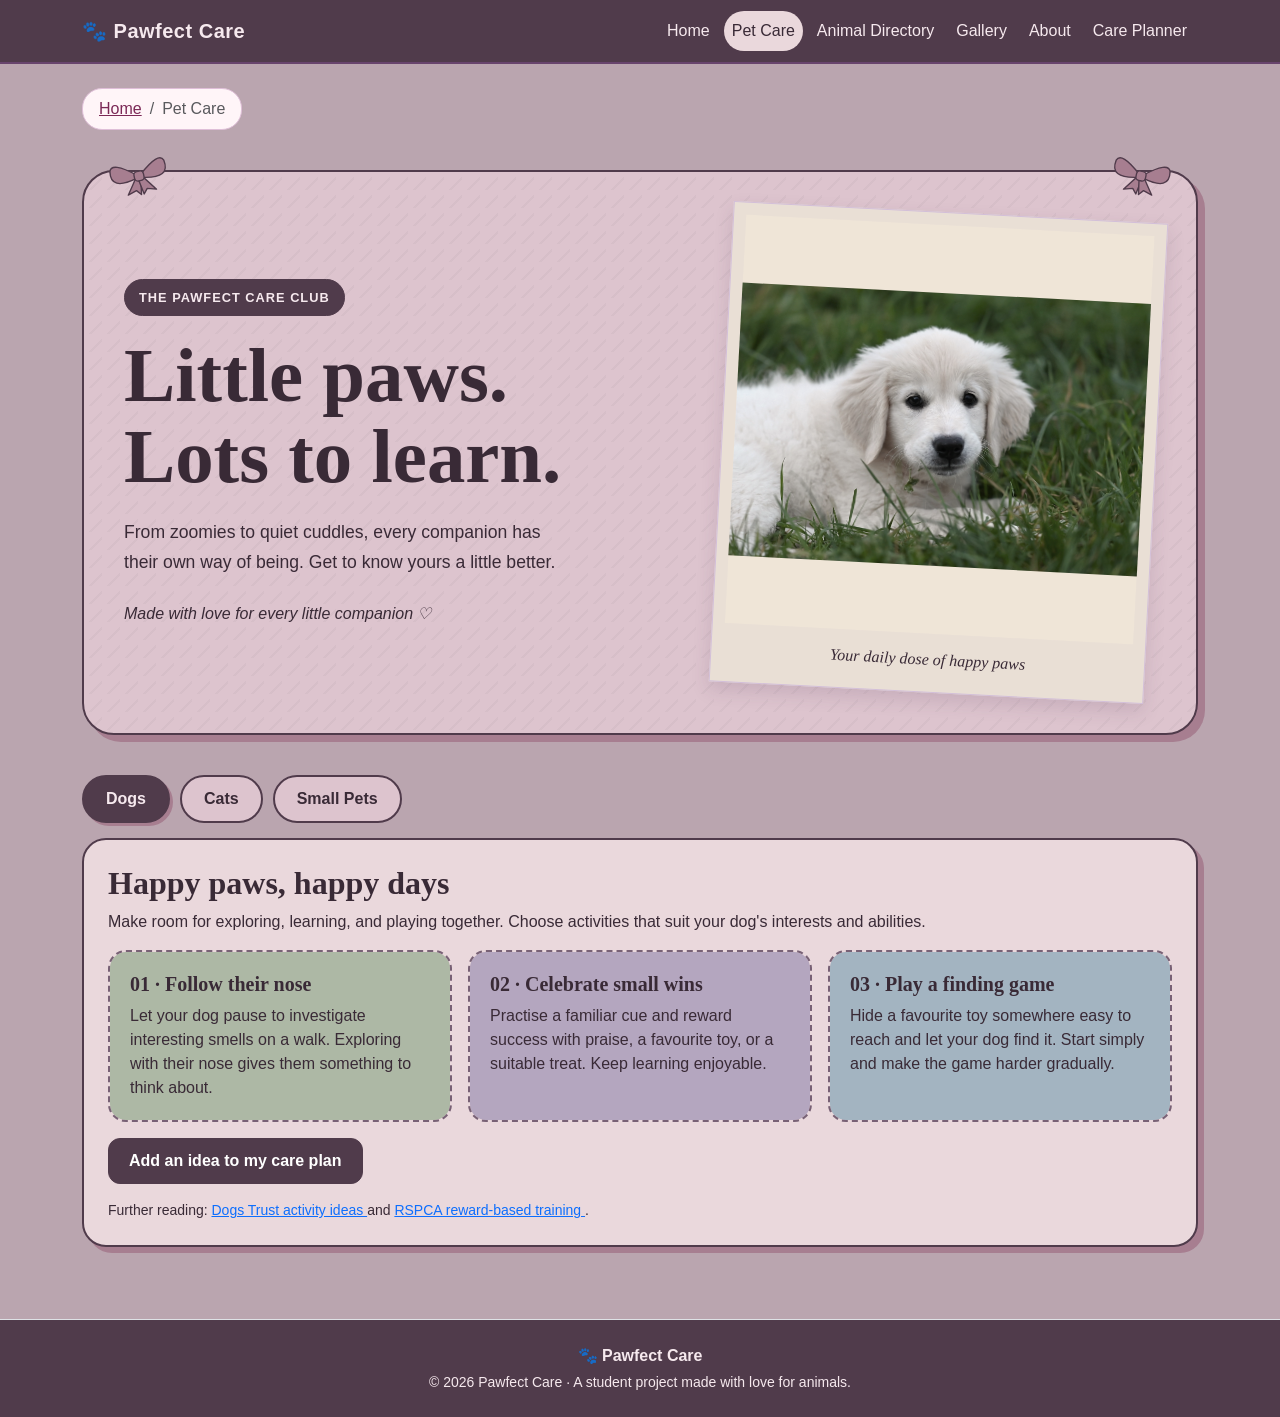
<file: pet-care.html>
<!doctype html>
<html lang="en">
<head>
  <meta charset="UTF-8">
  <meta name="viewport" content="width=device-width, initial-scale=1">

 <title>Pawfect Care | Pet Care</title>

  <!-- Bootstrap styles -->
  <link
    href="https://cdn.jsdelivr.net/npm/bootstrap@5.3.8/dist/css/bootstrap.min.css"
    rel="stylesheet"
  >

  <!-- Our own styles -->
  <link rel="stylesheet" href="style.css">
</head>

<body>
  <!-- Navigation -->
  <header>
    <nav class="navbar navbar-expand-lg navbar-dark bg-success">
      <div class="container">
        <a class="navbar-brand fw-bold" href="index.html">
          🐾 Pawfect Care
        </a>

        <button
          class="navbar-toggler"
          type="button"
          data-bs-toggle="collapse"
          data-bs-target="#mainMenu"
          aria-controls="mainMenu"
          aria-expanded="false"
          aria-label="Toggle navigation"
        >
          <span class="navbar-toggler-icon"></span>
        </button>

        <div class="collapse navbar-collapse" id="mainMenu">
          <ul class="navbar-nav ms-auto">
            <li class="nav-item">
             <a class="nav-link" href="index.html">Home</a>
            </li>
            <li class="nav-item">
             <a class="nav-link active" aria-current="page"
               href="pet-care.html">Pet Care</a>
            </li>
            <li class="nav-item">
              <a class="nav-link" href="animal-directory.html">
                Animal Directory
              </a>
            </li>
            <li class="nav-item">
              <a class="nav-link" href="gallery.html">Gallery</a>
            </li>
            <li class="nav-item">
              <a class="nav-link" href="about.html">About</a>
            </li>
            <li class="nav-item">
              <a class="nav-link" href="care-planner.html">Care Planner</a>
            </li>
          </ul>
        </div>
      </div>
    </nav>
  </header>

<main class="container py-4">

  <!-- Breadcrumb navigation -->
  <nav aria-label="breadcrumb">
    <ol class="breadcrumb">
      <li class="breadcrumb-item">
        <a href="index.html">Home</a>
      </li>
      <li class="breadcrumb-item active" aria-current="page">
        Pet Care
      </li>
    </ol>
  </nav>

  <section class="care-intro">
  <div class="care-intro-text">
    <span class="scrapbook-label">THE PAWFECT CARE CLUB</span>

    <h1>Little paws.<br>Lots to learn.</h1>

    <p>
      From zoomies to quiet cuddles, every companion has their own
      way of being. Get to know yours a little better.
    </p>

    <span class="care-note">Made with love for every little companion ♡</span>
  </div>

  <figure class="care-photo">
    <img src="images/dog.jpg"
         alt="A golden retriever puppy resting on the grass">
    <figcaption>Your daily dose of happy paws</figcaption>
  </figure>
</section>
<!-- Three clickable tabs -->
<ul class="nav nav-tabs mt-4" id="careTabs" role="tablist">

  <li class="nav-item" role="presentation">
    <button
      class="nav-link active"
      id="dogs-tab"
      data-bs-toggle="tab"
      data-bs-target="#dogs"
      type="button"
      role="tab"
      aria-controls="dogs"
      aria-selected="true"
    >
      Dogs
    </button>
  </li>

  <li class="nav-item" role="presentation">
    <button
      class="nav-link"
      id="cats-tab"
      data-bs-toggle="tab"
      data-bs-target="#cats"
      type="button"
      role="tab"
      aria-controls="cats"
      aria-selected="false"
    >
      Cats
    </button>
  </li>

  <li class="nav-item" role="presentation">
    <button
      class="nav-link"
      id="small-pets-tab"
      data-bs-toggle="tab"
      data-bs-target="#small-pets"
      type="button"
      role="tab"
      aria-controls="small-pets"
      aria-selected="false"
    >
      Small Pets
    </button>
  </li>

</ul>

<!-- Text displayed beneath the tabs -->
<div class="tab-content border border-top-0 rounded-bottom p-4">

  <div
    class="tab-pane fade show active"
    id="dogs"
    role="tabpanel"
    aria-labelledby="dogs-tab"
    tabindex="0"
  >
    <h2>Happy paws, happy days</h2>
<p>
  Make room for exploring, learning, and playing together.
  Choose activities that suit your dog's interests and abilities.
</p>

<div class="row g-3 my-2">
  <div class="col-12 col-md-4">
    <h3 class="h5">01 · Follow their nose</h3>
    <p>
      Let your dog pause to investigate interesting smells on a walk.
      Exploring with their nose gives them something to think about.
    </p>
  </div>

  <div class="col-12 col-md-4">
    <h3 class="h5">02 · Celebrate small wins</h3>
    <p>
      Practise a familiar cue and reward success with praise,
      a favourite toy, or a suitable treat.
      Keep learning enjoyable.
    </p>
  </div>

  <div class="col-12 col-md-4">
    <h3 class="h5">03 · Play a finding game</h3>
    <p>
      Hide a favourite toy somewhere easy to reach and let your
      dog find it. Start simply and make the game harder gradually.
    </p>
  </div>
</div>

<a href="care-planner.html" class="btn btn-success mt-2">
  Add an idea to my care plan
</a>

<p class="small mt-3 mb-0">
  Further reading:
  <a href="https://www.dogstrust.org.uk/dog-advice/life-with-your-dog/enrichment/enrichment-activities-for-dogs">
    Dogs Trust activity ideas
  </a>
  and
  <a href="https://www.rspca.org.uk/adviceandwelfare/pets/dogs/training">
    RSPCA reward-based training
  </a>.
</p>
   
  </div>

  <div
    class="tab-pane fade"
    id="cats"
    role="tabpanel"
    aria-labelledby="cats-tab"
    tabindex="0"
  >
    <h2>Curious minds, cosy corners</h2>
<p>
  Give your cat opportunities to play, scratch, and retreat
  somewhere quiet. Let them choose when to join in.
</p>

<div class="row g-3 my-2">
  <div class="col-12 col-md-4">
    <h3 class="h5">01 · Bring out the hunter</h3>
    <p>
      Move a wand toy for your cat to stalk, chase, and catch.
      Put toys with strings away after supervised play.
    </p>
  </div>

  <div class="col-12 col-md-4">
    <h3 class="h5">02 · Make a cosy hideaway</h3>
    <p>
      Offer a quiet hiding place, such as a cardboard box.
      Give your cat space when they choose to rest inside.
    </p>
  </div>

  <div class="col-12 col-md-4">
    <h3 class="h5">03 · Room to scratch</h3>
    <p>
      Provide a sturdy scratching post or pad.
      Notice whether your cat prefers stretching upwards
      or scratching a horizontal surface.
    </p>
  </div>
</div>

<a href="care-planner.html" class="btn btn-success mt-2">
  Plan my cat's routine
</a>

<p class="small mt-3 mb-0">
  Further reading:
  <a href="https://www.cats.org.uk/help-and-advice/cat-behaviour/cats-and-play">
    Cats Protection play ideas
  </a>
  and
  <a href="https://www.bluecross.org.uk/advice/cat/how-to-play-with-your-cat">
    Blue Cross play guidance
  </a>.
</p>
  </div>

  <div
    class="tab-pane fade"
    id="small-pets"
    role="tabpanel"
    aria-labelledby="small-pets-tab"
    tabindex="0"
  >
    <h2>Small companions, individual needs</h2>
<p>
  Rabbits, guinea pigs, and hamsters enjoy different activities.
  Choose enrichment designed for your pet's species and size.
</p>

<div class="row g-3 my-2">
  <div class="col-12 col-md-4">
    <h3 class="h5">01 · Rabbits love exploring</h3>
    <p>
      Provide roomy tunnels and a digging box filled with
      rabbit-safe materials, such as hay or shredded paper.
      Leave plenty of space to move around.
    </p>
  </div>

  <div class="col-12 col-md-4">
    <h3 class="h5">02 · Guinea pigs need hideaways</h3>
    <p>
      Offer shelters and tunnels so your guinea pigs can move
      between places where they feel secure.
      Keep their activity area at ground level.
    </p>
  </div>

  <div class="col-12 col-md-4">
    <h3 class="h5">03 · Hamsters are burrowers</h3>
    <p>
      Provide deep, suitable bedding that allows your hamster
      to dig and build tunnels. Add appropriately sized
      cardboard tubes for exploring.
    </p>
  </div>
</div>

<a href="care-planner.html" class="btn btn-success mt-2">
  Plan my small pet's routine
</a>

<p class="small mt-3 mb-0">
  Further reading:
  <a href="https://www.rspca.org.uk/adviceandwelfare/pets/rabbits/behaviour/enrichment">
    Rabbit activities
  </a>,
  <a href="https://www.rspca.org.uk/adviceandwelfare/pets/rodents/guineapigs/environment">
    Guinea pig homes
  </a>
  and
  <a href="https://www.bluecross.org.uk/advice/hamster/hamster-care">
    Hamster care
  </a>.
</p>
  </div>

</div>
</main>
  <footer class="border-top py-4 mt-5">
    <div class="container text-center">
      <p class="mb-1 fw-bold">🐾 Pawfect Care</p>
      <p class="text-body-secondary small mb-0">
        © 2026 Pawfect Care · A student project made with love for animals.
      </p>
    </div>
  </footer>

  <!-- Bootstrap makes the mobile menu work -->
  <script src="https://cdn.jsdelivr.net/npm/bootstrap@5.3.8/dist/js/bootstrap.bundle.min.js"></script>

  <script src="script.js"></script>
</body>
</html>
</file>
<file: style.css>
/* PAWFECT CARE — SCRAPBOOK THEME */

/* 1. Page colours and typography */
body {
  background-color: #baa5af;
  color: #392a36;
  font-family: Arial, sans-serif;
}

main > h1,
.welcome-section h1,
.welcome-section h2,
#exploreHeading,
.explore-card h3,
.animal-card .card-title,
#careTabs + .tab-content h2,
.tab-pane .row > div h3 {
  color: #392a36;
  font-family: Georgia, serif;
  font-weight: 700;
}

.text-success {
  color: #503b4b !important;
}

/* 2. Navigation, breadcrumbs, and footer */
.navbar-brand {
  letter-spacing: 0.5px;
}

.nav-link {
  font-weight: 500;
}

.navbar.bg-success {
  background-color: #503b4b !important;
  border-bottom: 2px solid #68446d;
}

.navbar .navbar-brand,
.navbar .navbar-brand:hover,
.navbar .nav-link,
.navbar .nav-link:hover {
  color: #f6e9ee;
}

.navbar .nav-link {
  margin: 3px;
  padding: 8px 14px;
  border-radius: 20px;
}

.navbar .nav-link.active {
  color: #392a36;
  background-color: #ead8dc;
}

.navbar .navbar-toggler {
  background-color: #68446d;
  border-color: #68446d;
}

.breadcrumb {
  display: inline-flex;
  flex-wrap: wrap;
  padding: 8px 16px;
  background-color: #fff5f8;
  border: 1px solid #dfbfd8;
  border-radius: 20px;
}

.breadcrumb a {
  color: #7b2856;
}

footer {
  background-color: #503b4b;
  color: #f6e9ee;
  border-top: 2px solid #503b4b !important;
}

footer p,
footer .text-body-secondary {
  color: #f6e9ee !important;
}

/* 3. Shared buttons */
.btn {
  padding: 10px 20px;
  border-radius: 12px;
  font-weight: 600;
  transition: background-color 0.2s ease, border-color 0.2s ease;
}

.btn-success {
  background-color: #503b4b;
  border-color: #503b4b;
}

.btn-success:hover,
.btn-success:active {
  background-color: #392a36;
  border-color: #392a36;
}

.btn-outline-success {
  color: #503b4b;
  border-color: #503b4b;
}

.btn-outline-success:hover {
  color: #f6e9ee;
  background-color: #503b4b;
  border-color: #503b4b;
}

.btn:focus-visible {
  outline: 3px solid #503b4b;
  outline-offset: 3px;
}

/* 4. Scrapbook paper and bows */
.care-intro,
.welcome-section {
  position: relative;
  background-color: #ddc4ce;
  background-image: repeating-linear-gradient(
    135deg,
    transparent 0 16px,
    rgba(80, 59, 75, 0.045) 16px 18px
  );
  border: 2px solid #503b4b;
  box-shadow: 6px 6px 0 #a77e90;
}

.care-intro::before,
.care-intro::after,
.welcome-section::before,
.welcome-section::after {
  content: "";
  position: absolute;
  top: -16px;
  width: 62px;
  height: 40px;
  pointer-events: none;
  background: center / contain no-repeat url("data:image/svg+xml,%3Csvg xmlns='http://www.w3.org/2000/svg' viewBox='0 0 90 58'%3E%3Cg fill='%23a77e90' stroke='%23503b4b' stroke-width='2' stroke-linejoin='round'%3E%3Cpath d='M42 27Q10 0 5 14Q0 42 40 32Z'/%3E%3Cpath d='M48 27Q80 0 85 14Q90 42 50 32Z'/%3E%3Cpath d='M40 31L24 53L37 49L43 56L47 33Z'/%3E%3Cpath d='M50 31L66 53L53 49L47 56L43 33Z'/%3E%3Crect x='38' y='22' width='14' height='14' rx='5'/%3E%3C/g%3E%3C/svg%3E");
}

.care-intro::before,
.welcome-section::before {
  left: 24px;
  transform: rotate(-12deg);
}

.care-intro::after,
.welcome-section::after {
  right: 24px;
  transform: rotate(12deg);
}

/* 5. Animal photographs and homepage slideshow */
#petCarousel img,
.care-photo img,
.animal-card .card-img-top {
  filter: saturate(0.72) sepia(0.12);
}

#petCarousel {
  padding: 14px;
  background-color: #e9dfd5;
  border: 2px solid #503b4b;
  border-radius: 24px;
  box-shadow: 6px 6px 0 #a77e90;
}

#petCarousel .carousel-inner {
  border-radius: 12px;
  overflow: hidden;
}

#petCarousel img {
  height: 400px;
  object-fit: contain;
  object-position: center;
}

.carousel-control-next-icon,
.carousel-control-prev-icon {
  background-color: #503b4b;
  border-radius: 50%;
  padding: 20px;
}

.carousel-caption {
  background-color: rgba(0, 0, 0, 0.7);
  border-radius: 12px;
  padding: 12px;
}

#petCarousel .carousel-caption {
  left: 50%;
  right: auto;
  transform: translateX(-50%);
  width: 80%;
  max-width: 500px;
  background-color: rgba(57, 42, 54, 0.9);
}

.carousel-caption h2 {
  font-size: 1.4rem;
}

.carousel-caption p {
  margin-bottom: 0;
}

/* 6. Homepage and Gallery cards */
.explore-card,
.animal-card {
  background-color: #adb8a5;
  border: 2px solid #503b4b;
  box-shadow: 5px 5px 0 #a77e90;
}

.explore-card {
  border-radius: 24px;
}

.animal-card {
  border-radius: 20px;
  overflow: hidden;
}

.row > div:nth-child(2) > .explore-card,
.row > div:nth-child(2) > .animal-card {
  background-color: #b4a6bf;
}

.row > div:nth-child(3) > .explore-card,
.row > div:nth-child(3) > .animal-card {
  background-color: #a3b4c1;
}

.explore-card p {
  color: #392a36;
  line-height: 1.7;
}

.explore-icon {
  display: inline-flex;
  align-items: center;
  justify-content: center;
  width: 56px;
  height: 56px;
  background-color: #503b4b;
  color: #f6e9ee;
  border-radius: 16px;
  font-size: 1.8rem;
}

.animal-card .card-img-top {
  height: 260px;
  object-fit: contain;
  background-color: transparent;
  padding: 12px;
}

.animal-card .card-body {
  padding: 24px;
  color: #392a36;
}

.animal-card .card-text {
  line-height: 1.7;
  margin-bottom: 24px;
}

/* 7. Pet Care introduction and framed photo */
.care-intro {
  display: grid;
  grid-template-columns: 1.3fr 1fr;
  align-items: center;
  gap: 32px;
  margin: 24px 0 40px;
  padding: 40px;
  border-radius: 32px;
  background-size: 18px 18px;
  box-shadow: 7px 7px 0 #a77e90;
}

.scrapbook-label {
  display: inline-block;
  padding: 8px 14px;
  border: 1px solid #503b4b;
  border-radius: 30px;
  background-color: #503b4b;
  color: #f6e9ee;
  font-size: 0.8rem;
  font-weight: 700;
  letter-spacing: 1px;
}

.care-intro h1 {
  margin: 20px 0;
  color: #392a36;
  font-family: Georgia, serif;
  font-size: clamp(2.8rem, 6vw, 4.8rem);
  font-weight: 700;
  line-height: 1.05;
}

.care-intro p {
  max-width: 440px;
  color: #392a36;
  font-size: 1.1rem;
  line-height: 1.7;
}

.care-note {
  display: inline-block;
  margin-top: 8px;
  color: #392a36;
  font-style: italic;
}

.care-photo {
  margin: 0;
  padding: 12px 12px 20px;
  border: 1px solid #d3bfd9;
  background-color: #e9dfd5;
  box-shadow: 0 8px 18px rgba(81, 52, 85, 0.15);
  transform: rotate(3deg);
}

.care-photo img {
  display: block;
  width: 100%;
  aspect-ratio: 1;
  object-fit: contain;
  background-color: #e9dfd5;
}

.care-photo figcaption {
  padding-top: 14px;
  color: #392a36;
  font-family: Georgia, serif;
  text-align: center;
  font-style: italic;
}

/* 8. Pet Care tabs and numbered notes */
#careTabs {
  gap: 10px;
  border-bottom: 0;
  margin-bottom: 16px;
}

#careTabs .nav-link {
  padding: 10px 22px;
  color: #392a36;
  background-color: #ddc4ce;
  border: 2px solid #503b4b;
  border-radius: 24px;
  font-weight: 700;
}

#careTabs .nav-link:hover {
  background-color: #cba7b6;
}

#careTabs .nav-link.active {
  background-color: #503b4b;
  color: #f6e9ee;
  border-color: #503b4b;
  box-shadow: 3px 3px 0 #a77e90;
}

#careTabs .nav-link:focus-visible {
  outline: 3px solid #68446d;
  outline-offset: 3px;
}

#careTabs + .tab-content {
  background-color: #ead8dc;
  color: #392a36;
  border: 2px solid #503b4b !important;
  border-radius: 24px !important;
  box-shadow: 6px 6px 0 #a77e90;
}

.tab-pane .row {
  gap: 16px;
  margin-left: 0;
  margin-right: 0;
}

.tab-pane .row > div {
  width: 100%;
  margin-top: 0;
  padding: 20px;
  background-color: #adb8a5;
  border: 2px dashed #786175;
  border-radius: 18px;
  background-clip: padding-box;
}

.tab-pane .row > div:nth-child(2) {
  background-color: #b4a6bf;
}

.tab-pane .row > div:nth-child(3) {
  background-color: #a3b4c1;
}

.tab-pane .row > div p {
  margin-bottom: 0;
}

/* 9. Animal information boxes */
.modal-content {
  color: #392a36;
  background-color: #ddc4ce;
  border: 2px solid #503b4b;
  border-radius: 24px;
  overflow: hidden;
}

.modal-header {
  background-color: #b4a6bf;
  border-bottom: 1px solid #503b4b;
  padding: 20px 24px;
}

.modal-title {
  color: #392a36;
  font-family: Georgia, serif;
  font-weight: 700;
}

.modal-body {
  padding: 24px;
  line-height: 1.7;
}

/* 10. Care Planner fields and messages */
#careForm {
  padding: 28px;
  background-color: #b4a6bf;
  color: #392a36;
  border: 2px solid #503b4b;
  border-top: 6px solid #503b4b;
  border-radius: 24px;
  box-shadow: 6px 6px 0 #a77e90;
}

#careForm .form-label,
#careForm legend {
  font-weight: 600;
}

#careForm .form-control,
#careForm .form-select,
#animalTable_wrapper .form-control,
#animalTable_wrapper .form-select {
  background-color: #e5dce7;
  color: #392a36;
  border-color: #786175;
}

#careForm .input-group-text {
  background-color: #c4a3b0;
  color: #392a36;
  border-color: #786175;
}

#careForm .form-text {
  color: #493747;
}

#careForm .form-control:focus,
#careForm .form-select:focus,
#animalTable_wrapper .form-control:focus,
#animalTable_wrapper .form-select:focus {
  border-color: #503b4b;
  box-shadow: 0 0 0 3px rgba(80, 59, 75, 0.2);
}

#careForm .form-check-input {
  border-color: #786175;
}

#careForm .form-check-input:checked {
  background-color: #503b4b;
  border-color: #503b4b;
}

#saveMessage.alert {
  color: #392a36;
  border: 1px solid #503b4b;
  border-radius: 16px;
}

#saveMessage.alert-info {
  background-color: #a3b4c1;
}

#saveMessage.alert-success {
  background-color: #da2c7d;
  color: #ffffff;
}

#saveMessage.alert-warning,
#saveMessage.alert-danger {
  background-color: #ddc4ce;
}

/* 11. Animal Directory table and page buttons */
#animalTable {
  --bs-table-color: #392a36;
  --bs-table-bg: #ddc4ce;
  --bs-table-striped-color: #392a36;
  --bs-table-striped-bg: #c5b6ce;
  --bs-table-border-color: #8d7588;
}

#animalTable thead th {
  background-color: #503b4b;
  color: #f6e9ee;
}

#animalTable caption {
  color: #392a36;
}

#animalTable_wrapper .pagination {
  --bs-pagination-color: #503b4b;
  --bs-pagination-bg: #ddc4ce;
  --bs-pagination-border-color: #8d7588;
  --bs-pagination-hover-color: #392a36;
  --bs-pagination-hover-bg: #b4a6bf;
  --bs-pagination-hover-border-color: #503b4b;
  --bs-pagination-active-color: #f6e9ee;
  --bs-pagination-active-bg: #503b4b;
  --bs-pagination-active-border-color: #503b4b;
  --bs-pagination-disabled-color: #665461;
  --bs-pagination-disabled-bg: #c8b7c1;
  --bs-pagination-disabled-border-color: #8d7588;
  --bs-pagination-focus-color: #392a36;
  --bs-pagination-focus-bg: #b4a6bf;
  --bs-pagination-focus-box-shadow: 0 0 0 3px rgba(80, 59, 75, 0.2);
}

/* 12. Layout adjustments for smaller screens */
@media (max-width: 767px) {
  .care-intro {
    grid-template-columns: 1fr;
    gap: 24px;
    padding: 24px;
    margin-right: 8px;
  }

  .care-photo {
    width: 85%;
    max-width: 300px;
    margin: 0 auto;
  }
}

@media (max-width: 576px) {
  #petCarousel {
    padding: 8px;
  }

  #petCarousel img {
    height: 250px;
  }

  #careForm {
    padding: 20px 16px;
  }

  .care-intro::before,
  .care-intro::after {
    width: 48px;
    height: 32px;
    top: -13px;
  }
}

@media (min-width: 768px) {
  .tab-pane .row > div {
    width: calc((100% - 32px) / 3);
  }
}
/* Clear form error messages */
#careForm .invalid-feedback {
  color: #702446;
  font-weight: 600;
}

#careForm .is-invalid {
  border: 2px solid #8b254e;
}
/* Put slideshow captions below photos on phones */
@media (max-width: 576px) {
  #petCarousel .carousel-caption {
    position: static;
    transform: none;
    width: 100%;
    max-width: none;
    margin-top: 8px;
    padding: 16px;
    min-height: 120px;
    background-color: #503b4b;
  }

  #petCarousel .carousel-caption h2 {
    font-size: 1.2rem;
  }

  #petCarousel .carousel-caption p {
    font-size: 0.95rem;
  }

  /* Keep the arrows beside the photo */
  #petCarousel .carousel-control-prev,
  #petCarousel .carousel-control-next {
    top: 8px;
    bottom: auto;
    height: 250px;
  }
}
</file>
